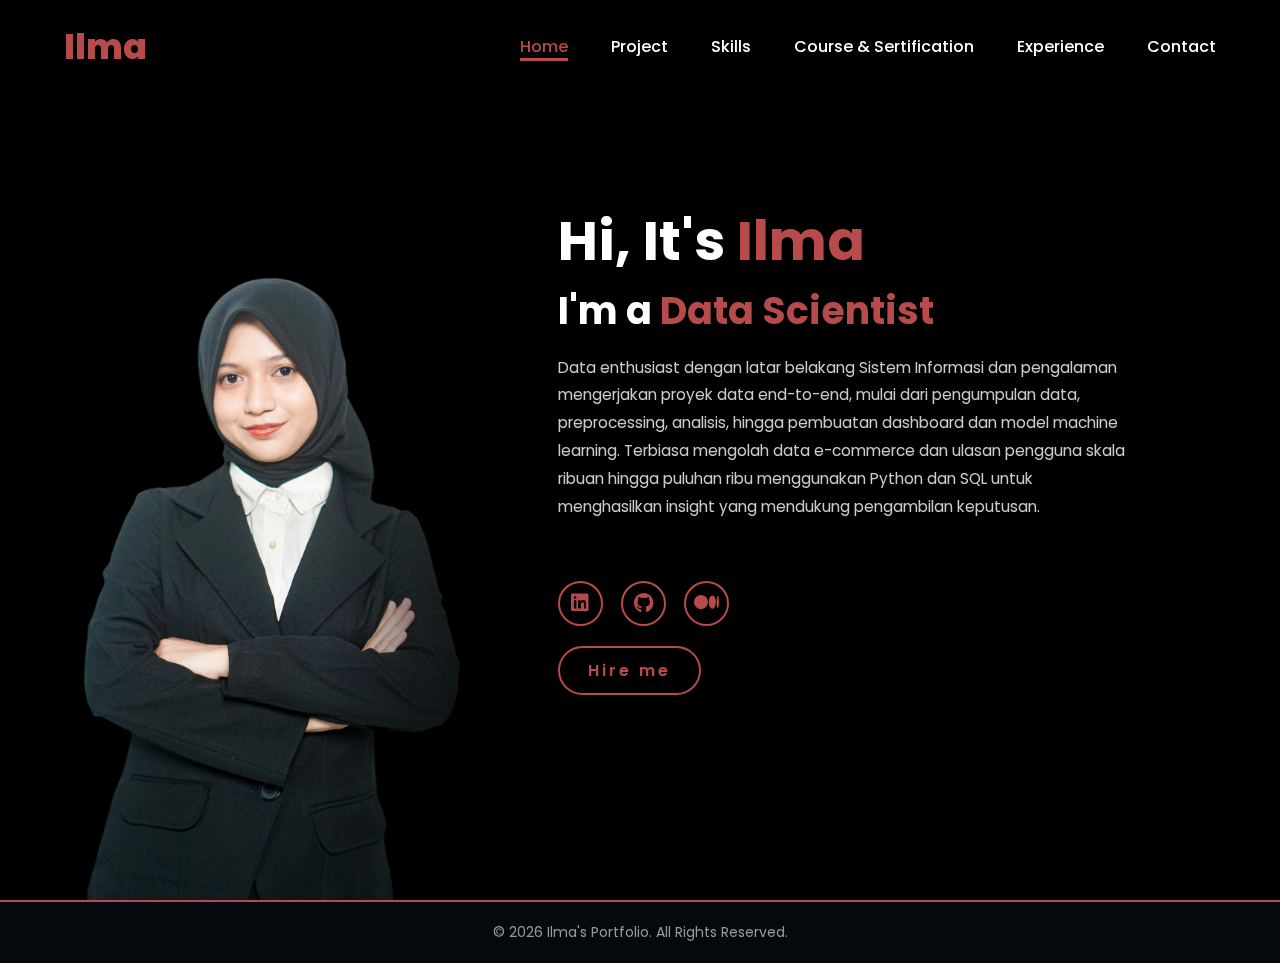
<file: index.html>
<!DOCTYPE html>
<html lang="en">
<head>
    <meta charset="UTF-8">
    <meta name="viewport" content="width=device-width, initial-scale=1.0">
    <link rel="stylesheet" href="https://cdnjs.cloudflare.com/ajax/libs/font-awesome/6.5.2/css/all.min.css">
    <link rel="stylesheet" href="style.css">
    <title>Ilma's Portfolio</title>
</head>
<body>
    <header>
        <a href="index.html" class="logo">Ilma</a>
        <nav>
            <a href="index.html" class="active">Home</a>
            <a href="project.html">Project</a>
            <a href="skills.html">Skills</a>
            <a href="course.html">Course & Sertification</a>
            <a href="experience.html">Experience</a>
            <a href="contact.html">Contact</a>
        </nav>
    </header>
    
    <section id="home" class="home">
        <div class="home-img">
            <img src="img/ilma2.png" alt="Ilma's Photo">
        </div>
        <div class="home-content">
            <h1>Hi, It's <span>Ilma</span></h1>
            <h3 class="typing-text">I'm a <span></span></h3>
            <p>
            Data enthusiast dengan latar belakang Sistem Informasi dan pengalaman mengerjakan proyek data end-to-end, mulai dari pengumpulan data,
            preprocessing, analisis, hingga pembuatan dashboard dan model machine learning.
            Terbiasa mengolah data e-commerce dan ulasan pengguna skala ribuan hingga puluhan ribu
            menggunakan Python dan SQL untuk menghasilkan insight yang mendukung pengambilan keputusan.
            </p>

            </p>

            <div class="social-icons">
                <a href="https://www.linkedin.com/in/ade-ilma-hasanah-a01027262"><i class="fa-brands fa-linkedin"></i></a>
                <a href="https://github.com/AdeIlma"><i class="fa-brands fa-github"></i></a>
                <a href="https://medium.com/@ilma21"><i class="fa-brands fa-medium"></i></a>
            </div>
            <a href="contact.html" class="btn">Hire me</a>
        </div>
    </section>
    
    <footer>
        <p>&copy; 2026 Ilma's Portfolio. All Rights Reserved.</p>
    </footer>
    
    <script src="script.js"></script>
</body>
</html>
</file>
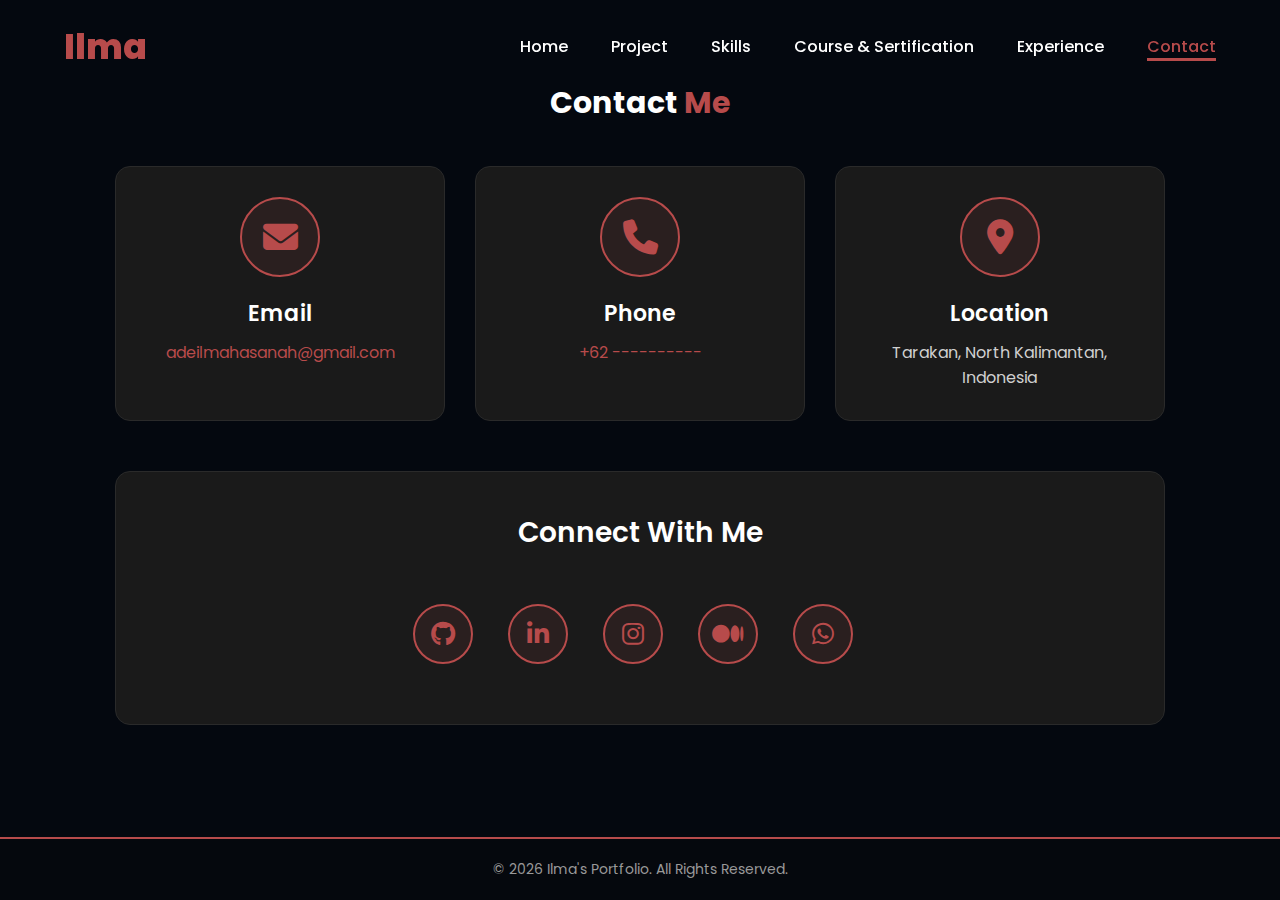
<file: contact.html>
<!DOCTYPE html>
<html lang="en">
<head>
    <meta charset="UTF-8">
    <meta name="viewport" content="width=device-width, initial-scale=1.0">
    <link rel="stylesheet" href="https://cdnjs.cloudflare.com/ajax/libs/font-awesome/6.5.2/css/all.min.css">
    <link rel="stylesheet" href="style.css">
    <title>Ilma's Portfolio - Contact</title>
</head>
<body>
    <header>
        <a href="index.html" class="logo">Ilma</a>
        <nav>
            <a href="index.html">Home</a>
            <a href="project.html">Project</a>
            <a href="skills.html">Skills</a>
            <a href="course.html">Course & Sertification</a>
            <a href="experience.html">Experience</a>
            <a href="contact.html" class="active">Contact</a>
        </nav>
    </header>

    <section id="contact" class="contact">
        <div class="contact-container">
            <h2 class="heading">Contact <span>Me</span></h2>

            <div class="contact-info-grid">
                <div class="contact-card">
                    <div class="contact-icon">
                        <i class="fas fa-envelope"></i>
                    </div>
                    <h3>Email</h3>
                    <p><a href="mailto:adeilmahasanah@gmail.com">adeilmahasanah@gmail.com</a></p>
                </div>

                <div class="contact-card">
                    <div class="contact-icon">
                        <i class="fas fa-phone"></i>
                    </div>
                    <h3>Phone</h3>
                    <p><a href="tel:+62 ----------">+62 ----------</a></p>
                </div>

                <div class="contact-card">
                    <div class="contact-icon">
                        <i class="fas fa-map-marker-alt"></i>
                    </div>
                    <h3>Location</h3>
                    <p>Tarakan, North Kalimantan, Indonesia</p>
                </div>
            </div>

            <div class="social-media-section">
                <h3 class="social-title">Connect With Me</h3>
                <div class="social-icons">
                    <a href="https://github.com/AdeIlma" target="_blank" title="GitHub">
                        <i class="fab fa-github"></i>
                    </a>
                    <a href="https://www.linkedin.com/in/ade-ilma-hasanah-a01027262" target="_blank" title="LinkedIn">
                        <i class="fab fa-linkedin-in"></i>
                    </a>
                    <a href="https://instagram.com/ilma" target="_blank" title="Instagram">
                        <i class="fab fa-instagram"></i>
                    </a>
                    <a href="https://medium.com/@ilma21" target="_blank" title="medium">
                        <i class="fab fa-medium"></i>
                    </a>
                    <a href="https://wa.me/6285256593709" target="_blank" title="WhatsApp">
                        <i class="fab fa-whatsapp"></i>
                    </a>
                </div>
            </div>
        </div>
    </section>

    <footer>
        <p>&copy; 2026 Ilma's Portfolio. All Rights Reserved.</p>
    </footer>

    <script src="script.js"></script>
</body>
</html>
</file>
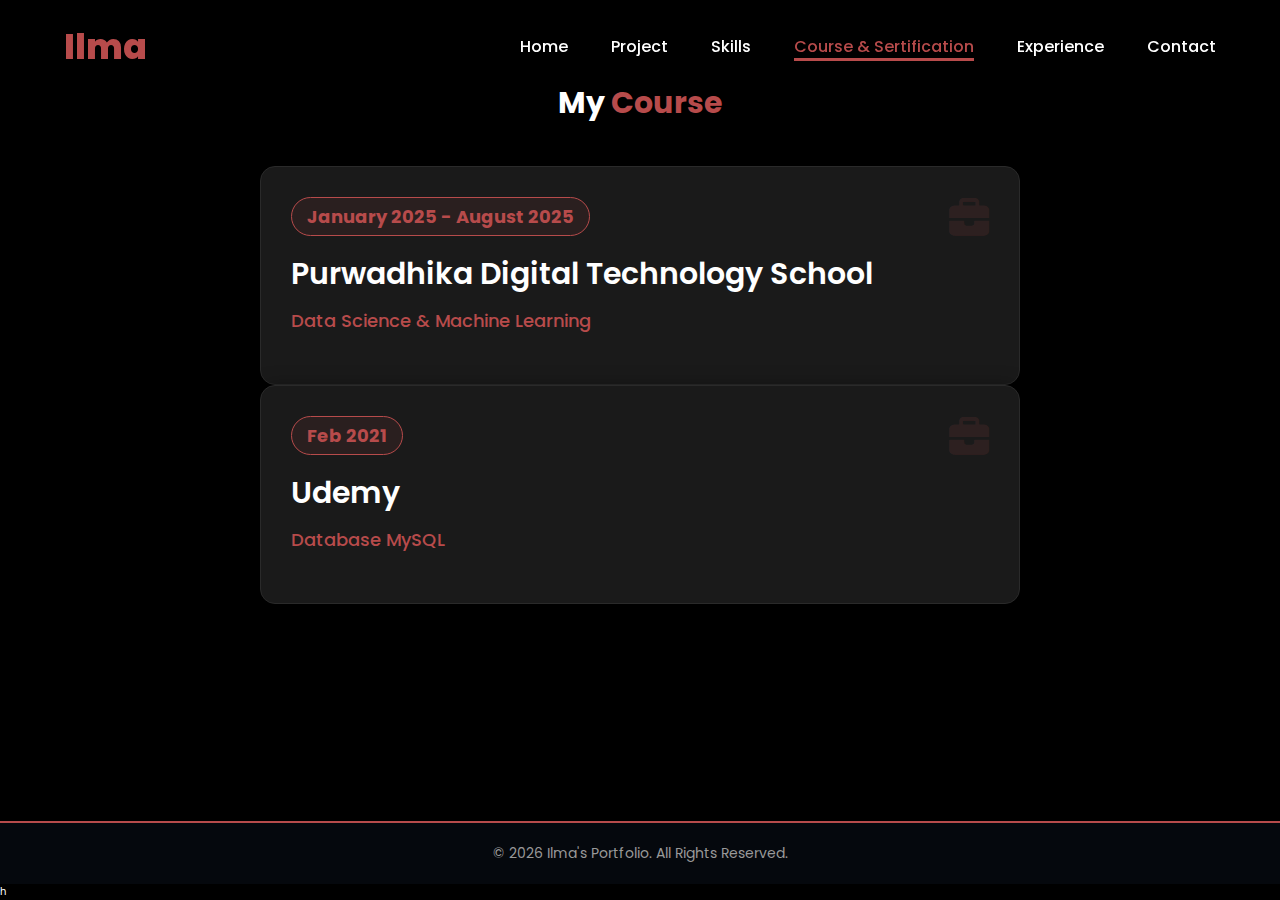
<file: course.html>
<!DOCTYPE html>
<html lang="en">
<head>
    <meta charset="UTF-8">
    <meta name="viewport" content="width=device-width, initial-scale=1.0">
    <link rel="stylesheet" href="https://cdnjs.cloudflare.com/ajax/libs/font-awesome/6.5.2/css/all.min.css">
    <link rel="stylesheet" href="style.css">
    <title>Ilma's Portfolio - Education</title>
</head>
<body>
    <header>
        <a href="index.html" class="logo">Ilma</a>
        <nav>
            <a href="index.html">Home</a>
            <a href="project.html">Project</a>
            <a href="skills.html">Skills</a>
            <a href="course.html" class="active">Course & Sertification</a>
            <a href="experience.html">Experience</a>
            <a href="contact.html">Contact</a>
        </nav>
    </header>
    
    <section id="education" class="education">
        <h2 class="heading">My <span>Course</span></h2>
        <div class="timeline">
            <div class="timeline-item">
                <div class="timeline-date">January 2025 - August 2025</div>
                <div class="timeline-content">
                    <h3>Purwadhika Digital Technology School</h3> 
                    <p>Data Science & Machine Learning</p> 
                </div>
            </div>
            <div class="timeline-item">
                <div class="timeline-date">Feb 2021</div>
                <div class="timeline-content">
                    <h3>Udemy</h3>
                    <p>Database MySQL</p>
                </div>
            </div>
        </div>
    </section>
    
    <footer>
        <p>&copy; 2026 Ilma's Portfolio. All Rights Reserved.</p>
    </footer>
    
    <script src="script.js"></script>
</body>
</html>h
</file>
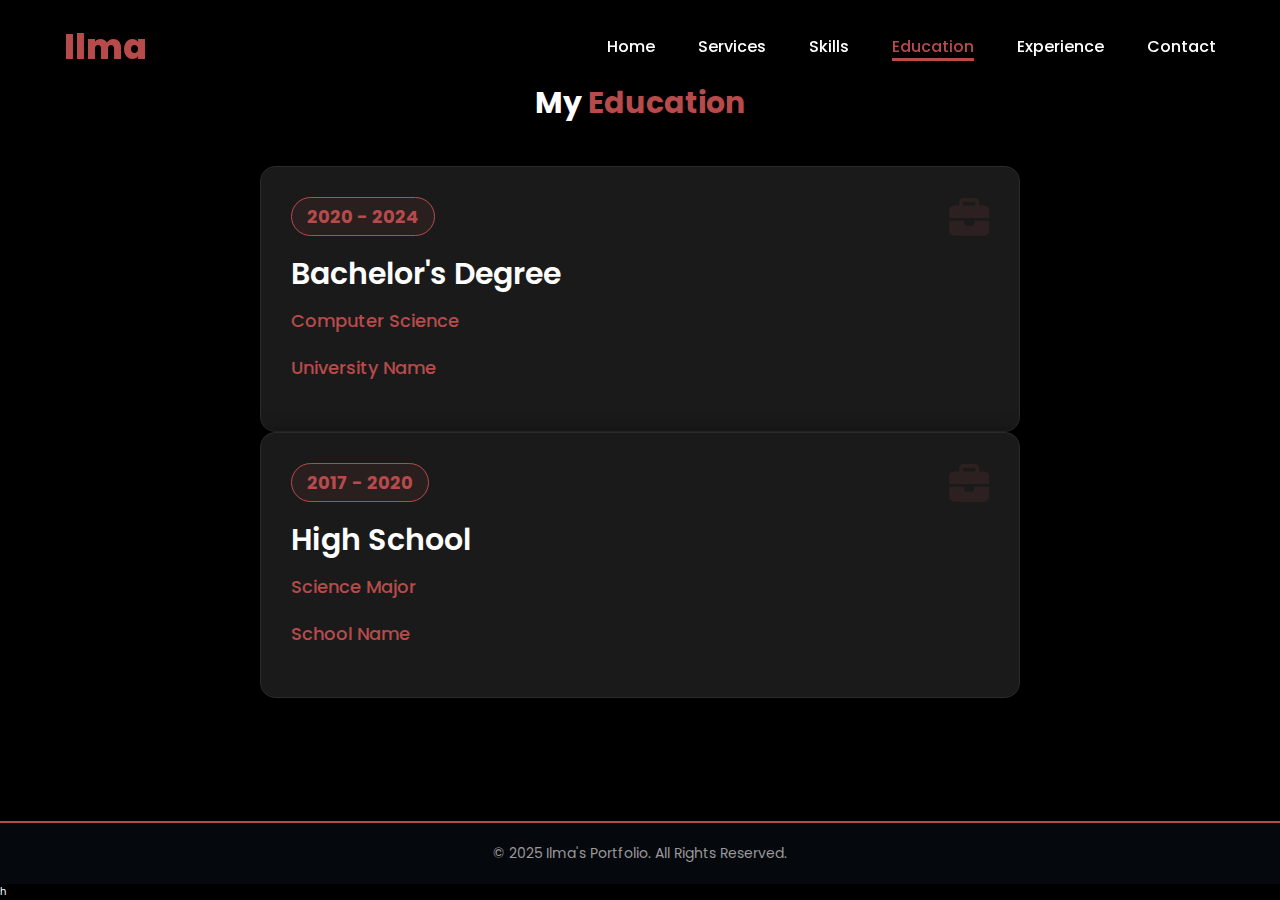
<file: education.html>
<!DOCTYPE html>
<html lang="en">
<head>
    <meta charset="UTF-8">
    <meta name="viewport" content="width=device-width, initial-scale=1.0">
    <link rel="stylesheet" href="https://cdnjs.cloudflare.com/ajax/libs/font-awesome/6.5.2/css/all.min.css">
    <link rel="stylesheet" href="style.css">
    <title>Ilma's Portfolio - Education</title>
</head>
<body>
    <header>
        <a href="index.html" class="logo">Ilma</a>
        <nav>
            <a href="index.html">Home</a>
            <a href="services.html">Services</a>
            <a href="skills.html">Skills</a>
            <a href="education.html" class="active">Education</a>
            <a href="experience.html">Experience</a>
            <a href="contact.html">Contact</a>
        </nav>
    </header>
    
    <section id="education" class="education">
        <h2 class="heading">My <span>Education</span></h2>
        <div class="timeline">
            <div class="timeline-item">
                <div class="timeline-date">2020 - 2024</div>
                <div class="timeline-content">
                    <h3>Bachelor's Degree</h3>
                    <p>Computer Science</p>
                    <p>University Name</p>
                </div>
            </div>
            <div class="timeline-item">
                <div class="timeline-date">2017 - 2020</div>
                <div class="timeline-content">
                    <h3>High School</h3>
                    <p>Science Major</p>
                    <p>School Name</p>
                </div>
            </div>
        </div>
    </section>
    
    <footer>
        <p>&copy; 2025 Ilma's Portfolio. All Rights Reserved.</p>
    </footer>
    
    <script src="script.js"></script>
</body>
</html>h
</file>
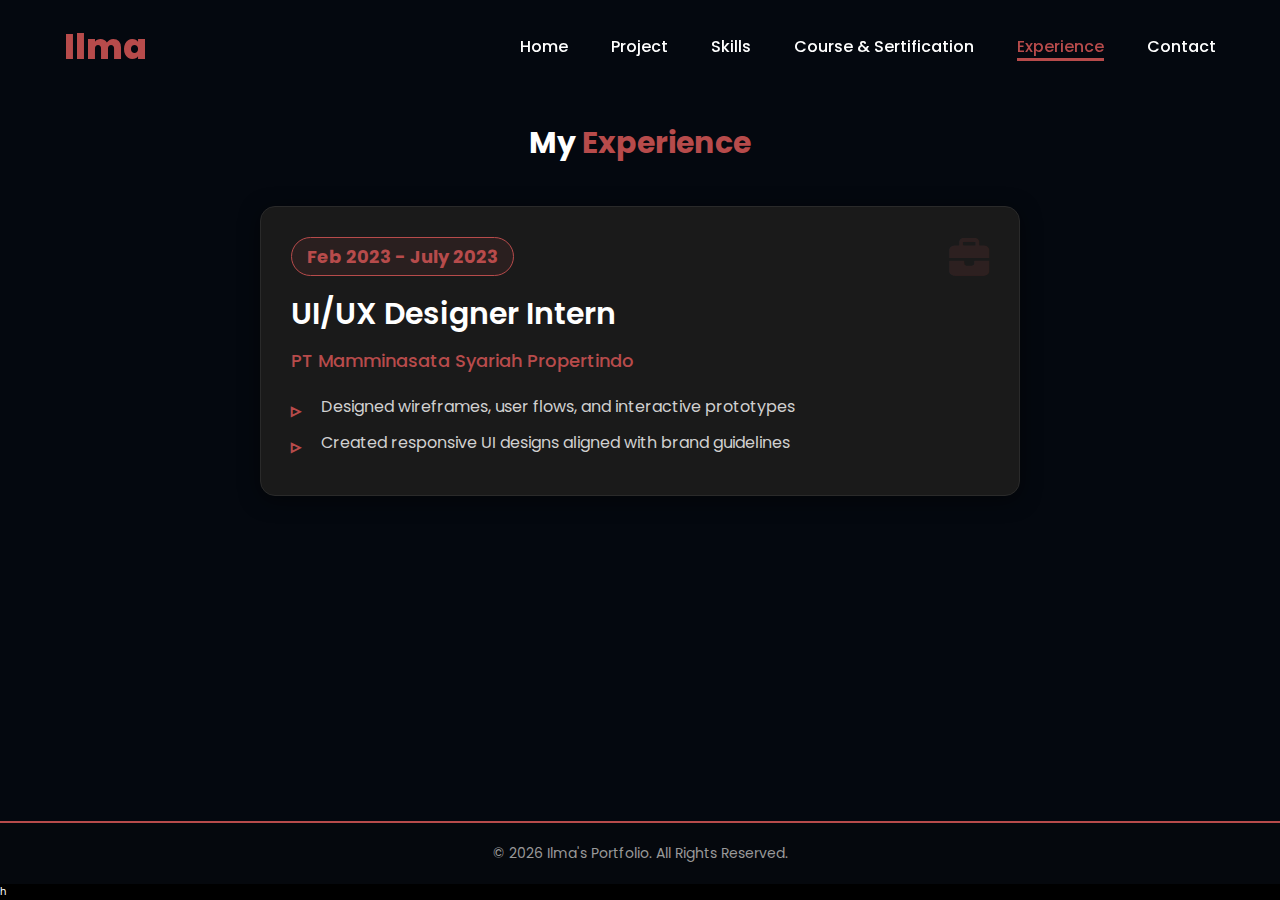
<file: experience.html>
<!DOCTYPE html>
<html lang="en">
<head>
    <meta charset="UTF-8">
    <meta name="viewport" content="width=device-width, initial-scale=1.0">
    <link rel="stylesheet" href="https://cdnjs.cloudflare.com/ajax/libs/font-awesome/6.5.2/css/all.min.css">
    <link rel="stylesheet" href="style.css">
    <title>Ilma's Portfolio - Experience</title>
</head>
<body>
    <header>
        <a href="index.html" class="logo">Ilma</a>
        <nav>
            <a href="index.html">Home</a>
            <a href="project.html">Project</a>
            <a href="skills.html">Skills</a>
            <a href="course.html">Course & Sertification</a>
            <a href="experience.html" class="active">Experience</a>
            <a href="contact.html">Contact</a>
        </nav>
    </header>
    
   <section id="experience" class="experience">
        <h2 class="heading">My <span>Experience</span></h2>
        <div class="timeline">
            <div class="timeline-item">
                <div class="timeline-date"> Feb 2023 - July 2023</div>
                <div class="timeline-content">
                    <h3>UI/UX Designer Intern</h3>
                    <p>PT Mamminasata Syariah Propertindo</p>
                    <ul>
                        <li>Designed wireframes, user flows, and interactive prototypes</li>
                        <li>Created responsive UI designs aligned with brand guidelines</li>
                    </ul>
                </div>
            </div>
        </div>
    </section>

    <footer>
        <p>&copy; 2026 Ilma's Portfolio. All Rights Reserved.</p>
    </footer>
    
    <script src="script.js"></script>
</body>
</html>h
</file>
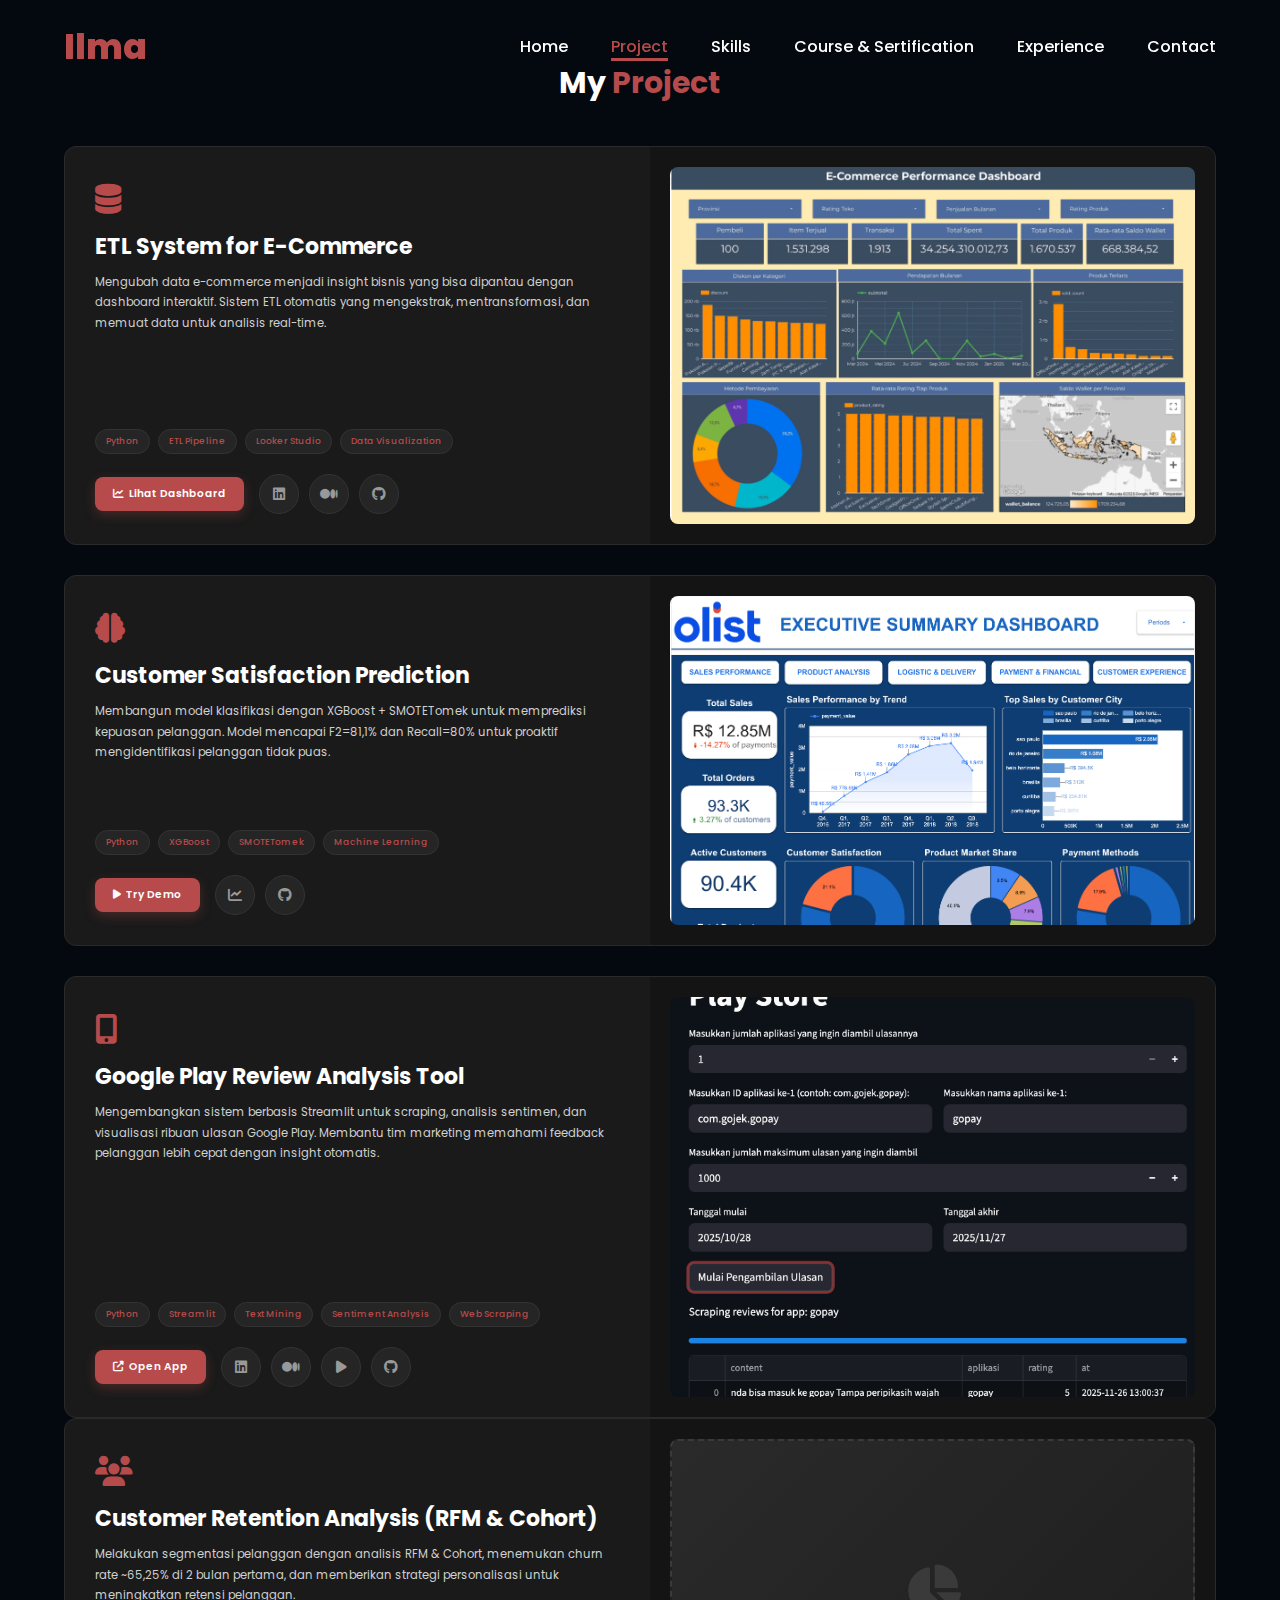
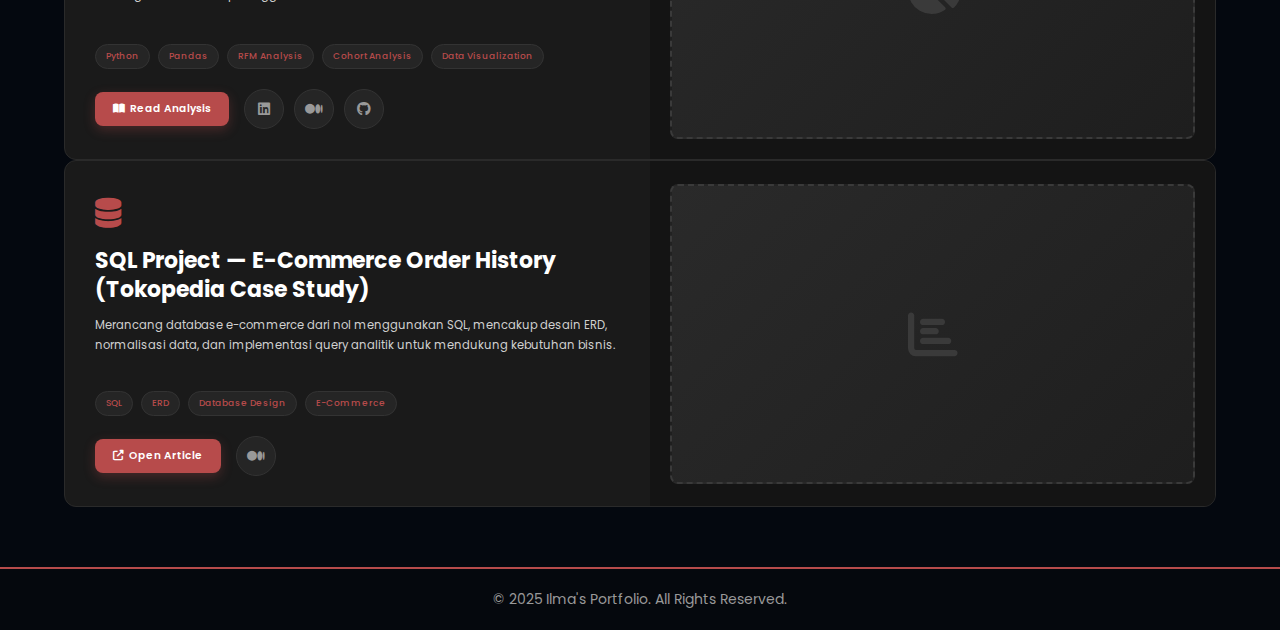
<file: project.html>
<!DOCTYPE html>
<html lang="en">
<head>
  <meta charset="UTF-8">
  <meta name="viewport" content="width=device-width, initial-scale=1.0">
  <link rel="stylesheet" href="https://cdnjs.cloudflare.com/ajax/libs/font-awesome/6.5.2/css/all.min.css">
  <link rel="stylesheet" href="style.css">
  <title>Ilma's Portfolio - Project</title>
</head>
<body>
  <!-- Header -->
  <header>
    <a href="index.html" class="logo">Ilma</a>
    <nav>
      <a href="index.html">Home</a>
      <a href="project.html" class="active">Project</a>
      <a href="skills.html">Skills</a>
      <a href="course.html">Course & Sertification</a>
      <a href="experience.html">Experience</a>
      <a href="contact.html">Contact</a>
    </nav>
  </header>

  <!-- Project Section -->
  <section id="project" class="project">
    <h2 class="heading">My <span>Project</span></h2>
    <div class="project-container">

      <!-- Project 1: ETL System -->
      <div class="project-card">
        <div class="project-content">
          <div class="project-header">
            <div class="project-icon">
              <i class="fas fa-database"></i>
            </div>
            <h3 class="project-title">ETL System for E-Commerce</h3>
            <p class="project-description">
              Mengubah data e-commerce menjadi insight bisnis yang bisa dipantau dengan dashboard interaktif. Sistem ETL otomatis yang mengekstrak, mentransformasi, dan memuat data untuk analisis real-time.
            </p>
          </div>
          
          <div>
            <ul class="project-tags">
              <li>Python</li>
              <li>ETL Pipeline</li>
              <li>Looker Studio</li>
              <li>Data Visualization</li>
            </ul>
            
            <div class="project-footer">
              <a href="https://lookerstudio.google.com/reporting/3a487f3c-8b7e-46d0-a596-6136dbd6371e" target="_blank" class="btn-primary">
                <i class="fas fa-chart-line"></i> Lihat Dashboard
              </a>
              <div class="project-links">
                <a href="https://www.linkedin.com/posts/ade-ilma-hasanah-a01027262_dataengineering-etl-python-activity-7322257239224762369-0d0u?utm_source=share&utm_medium=member_desktop&rcm=ACoAAEBuduEBbVgfN6BQBlmuj-PvijlyyP8IwWU" target="_blank" title="LinkedIn Article"><i class="fab fa-linkedin"></i></a>
                <a href="https://medium.com/@ilma21/membangun-etl-untuk-database-e-commerce-dari-data-dummy-ke-data-warehouse-9a6a609ee682" target="_blank" title="Medium Article"><i class="fab fa-medium"></i></a>
                <a href="https://github.com/AdeIlma/data_dummy_ecommerce/tree/main" target="_blank" title="GitHub Repository"><i class="fab fa-github"></i></a>
              </div>
            </div>
          </div>
        </div>
        
        <div class="project-visual">
          <img src="img/dashboard-etl.png" alt="ETL Dashboard Screenshot" onerror="this.style.display='none'; this.parentElement.innerHTML='<div class=\'project-placeholder\'><i class=\'fas fa-chart-bar\'></i></div>'">
        </div>
      </div>

      <!-- Project 2: Customer Satisfaction -->
      <div class="project-card">
        <div class="project-content">
          <div class="project-header">
            <div class="project-icon">
              <i class="fas fa-brain"></i>
            </div>
            <h3 class="project-title">Customer Satisfaction Prediction</h3>
            <p class="project-description">
              Membangun model klasifikasi dengan XGBoost + SMOTETomek untuk memprediksi kepuasan pelanggan. Model mencapai F2=81,1% dan Recall=80% untuk proaktif mengidentifikasi pelanggan tidak puas.
            </p>
          </div>
          
          <div>
            <ul class="project-tags">
              <li>Python</li>
              <li>XGBoost</li>
              <li>SMOTETomek</li>
              <li>Machine Learning</li>
            </ul>
            
            <div class="project-footer">
              <a href="https://app-satisfaction-prediction-feature-importance.streamlit.app/" target="_blank" class="btn-primary">
                <i class="fas fa-play"></i> Try Demo
              </a>
              <div class="project-links">
                <a href="https://lookerstudio.google.com/reporting/6f07c186-b1d4-431a-a1d2-bd1cdaeed73d" target="_blank" title="Dashboard"><i class="fas fa-chart-line"></i></a>
                <a href="https://github.com/PurwadhikaDev/BetaGroup_JC_DS_FT_Jogja_06_FinalProject?tab=readme-ov-file" target="_blank" title="GitHub Repository"><i class="fab fa-github"></i></a>
              </div>
            </div>
          </div>
        </div>
        
        <div class="project-visual">
          <img src="img/dashboard-satisfaction.png" alt="Satisfaction Dashboard Screenshot" onerror="this.style.display='none'; this.parentElement.innerHTML='<div class=\'project-placeholder\'><i class=\'fas fa-chart-bar\'></i></div>'">
        </div>
      </div>

      <!-- Project 3: Google Play Review -->
      <div class="project-card">
        <div class="project-content">
          <div class="project-header">
            <div class="project-icon">
              <i class="fas fa-mobile-alt"></i>
            </div>
            <h3 class="project-title">Google Play Review Analysis Tool</h3>
            <p class="project-description">
              Mengembangkan sistem berbasis Streamlit untuk scraping, analisis sentimen, dan visualisasi ribuan ulasan Google Play. Membantu tim marketing memahami feedback pelanggan lebih cepat dengan insight otomatis.
            </p>
          </div>
          
          <div>
            <ul class="project-tags">
              <li>Python</li>
              <li>Streamlit</li>
              <li>Text Mining</li>
              <li>Sentiment Analysis</li>
              <li>Web Scraping</li>
            </ul>
            
            <div class="project-footer">
              <a href="https://scraping-app-play-ilma.streamlit.app/" target="_blank" class="btn-primary">
                <i class="fas fa-external-link-alt"></i> Open App
              </a>
              <div class="project-links">
                <a href="https://www.linkedin.com/posts/ade-ilma-hasanah-a01027262_python-webscraping-googleplay-activity-7299392319026302976-CRYb?utm_source=share&utm_medium=member_desktop&rcm=ACoAAEBuduEBbVgfN6BQBlmuj-PvijlyyP8IwWU" target="_blank" title="LinkedIn Article"><i class="fab fa-linkedin"></i></a>
                <a href="https://medium.com/@ilma21/scraping-ulasan-aplikasi-google-play-store-dengan-python-dan-streamlit-67995c07b089" target="_blank" title="Medium Article"><i class="fab fa-medium"></i></a>
                <a href="https://scraping-app-play-ilma.streamlit.app/" target="_blank" title="Streamlit App"><i class="fas fa-play"></i></a>
                <a href="https://github.com/AdeIlma/scraping-google-play" target="_blank" title="GitHub Repository"><i class="fab fa-github"></i></a>
              </div>
            </div>
          </div>
        </div>
        
        <div class="project-visual">
          <img src="img/scraping-googleplay.png" alt="website scraping Screenshot" onerror="this.style.display='none'; this.parentElement.innerHTML='<div class=\'project-placeholder\'><i class=\'fas fa-chart-bar\'></i></div>'">
        </div>
      </div>
      </div>

      <!-- Project 4: Customer Retention -->
      <div class="project-card">
        <div class="project-content">
          <div class="project-header">
            <div class="project-icon">
              <i class="fas fa-users"></i>
            </div>
            <h3 class="project-title">Customer Retention Analysis (RFM & Cohort)</h3>
            <p class="project-description">
              Melakukan segmentasi pelanggan dengan analisis RFM & Cohort, menemukan churn rate ~65,25% di 2 bulan pertama, dan memberikan strategi personalisasi untuk meningkatkan retensi pelanggan.
            </p>
          </div>
          
          <div>
            <ul class="project-tags">
              <li>Python</li>
              <li>Pandas</li>
              <li>RFM Analysis</li>
              <li>Cohort Analysis</li>
              <li>Data Visualization</li>
            </ul>
            
            <div class="project-footer">
              <a href="https://medium.com/@ilma21/meningkatkan-retensi-pelanggan-dengan-analisis-rfm-dan-cohort-panduan-lengkap-untuk-bisnis-fedea4cadb0b" target="_blank" class="btn-primary">
                <i class="fas fa-book-open"></i> Read Analysis
              </a>
              <div class="project-links">
                <a href="https://www.linkedin.com/posts/ade-ilma-hasanah-a01027262_analisis-rfm-cohort-activity-7306259328372457472-7Yay?utm_source=share&utm_medium=member_desktop&rcm=ACoAAEBuduEBbVgfN6BQBlmuj-PvijlyyP8IwWU" target="_blank" title="LinkedIn Article"><i class="fab fa-linkedin"></i></a>
                <a href="https://medium.com/@ilma21/meningkatkan-retensi-pelanggan-dengan-analisis-rfm-dan-cohort-panduan-lengkap-untuk-bisnis-fedea4cadb0b" target="_blank" title="Medium Article"><i class="fab fa-medium"></i></a>
                <a href="https://github.com/AdeIlma/rfm-cohort-analysis" target="_blank" title="GitHub Repository"><i class="fab fa-github"></i></a>
              </div>
            </div>
          </div>
        </div>

        <div class="project-visual">
          <div class="project-placeholder">
            <i class="fas fa-chart-pie"></i>
          </div>
        </div>
      </div>

     <!-- Project 5: SQL -->
      <div class="project-card">
        <div class="project-content">
          <div class="project-header">
            <div class="project-icon">
              <i class="fas fa-database"></i>
            </div>
            <h3 class="project-title">SQL Project — E-Commerce Order History (Tokopedia Case Study)</h3>
            <p class="project-description">
              Merancang database e-commerce dari nol menggunakan SQL, mencakup desain ERD, normalisasi data, dan implementasi query analitik untuk mendukung kebutuhan bisnis.
            </p>
          </div>
          
          <div>
            <ul class="project-tags">
              <li>SQL</li>
              <li>ERD</li>
              <li>Database Design</li>
              <li>E-Commerce</li>
            </ul>
            
            <div class="project-footer">
              <a href="https://medium.com/@ilma21/proyek-sql-dari-nol-studi-kasus-tokopedia-order-history-0720d4ab6934" target="_blank" class="btn-primary">
                <i class="fas fa-external-link-alt"></i> Open Article
              </a>
              <div class="project-links">
                <a href="https://medium.com/@ilma21/proyek-sql-dari-nol-studi-kasus-tokopedia-order-history-0720d4ab6934" target="_blank" title="Medium Article"><i class="fab fa-medium"></i></a>
              </div>
            </div>
          </div>
        </div>
        
        <div class="project-visual">
          <img src="" alt="" onerror="this.style.display='none'; this.parentElement.innerHTML='<div class=\'project-placeholder\'><i class=\'fas fa-chart-bar\'></i></div>'">
        </div>
      </div>
      </div>
    
    </div>
  </section>

<footer>
        <p>&copy; 2025 Ilma's Portfolio. All Rights Reserved.</p>
</footer>

  <script src="script.js"></script>
</body>
</html>
</file>
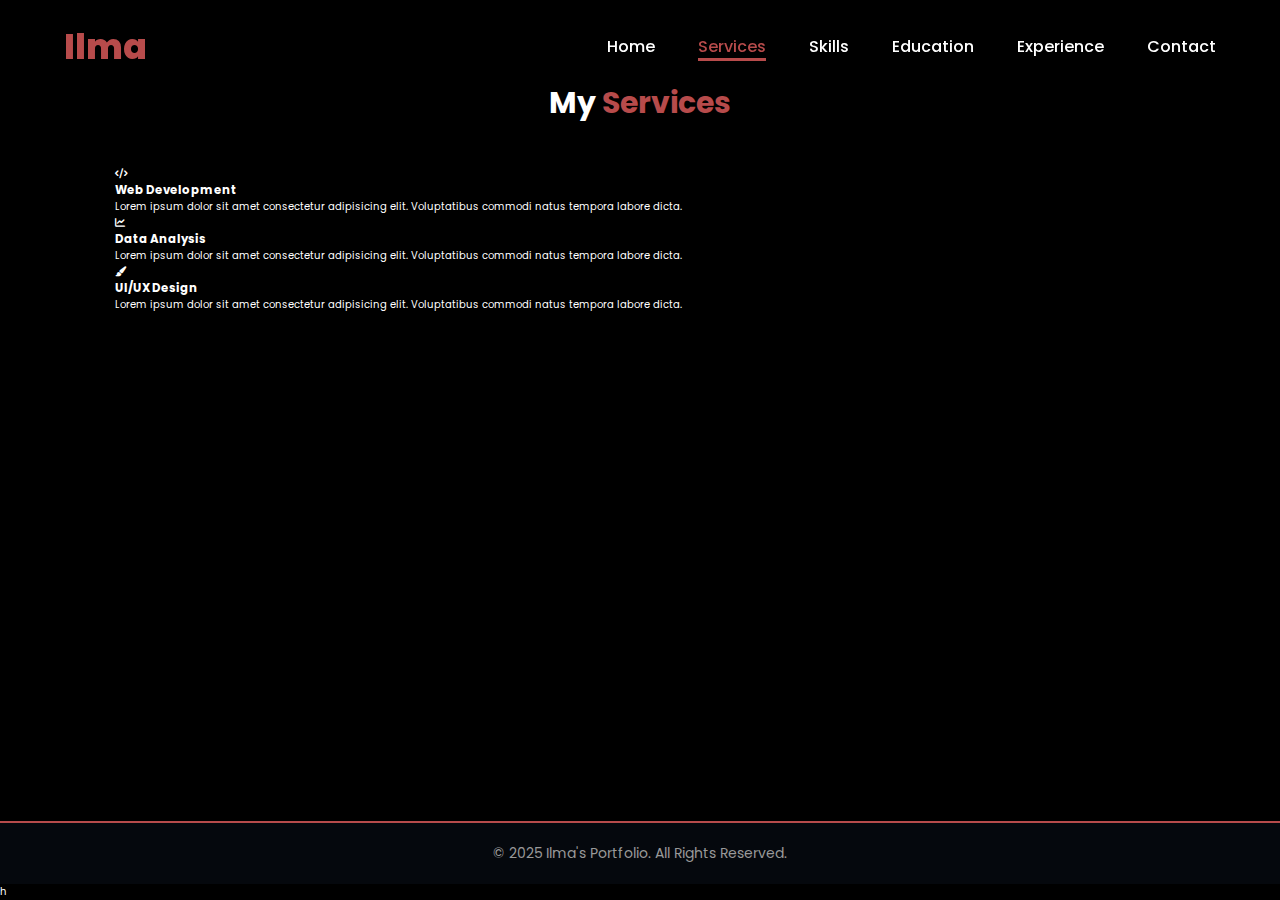
<file: services.html>
<!DOCTYPE html>
<html lang="en">
<head>
    <meta charset="UTF-8">
    <meta name="viewport" content="width=device-width, initial-scale=1.0">
    <link rel="stylesheet" href="https://cdnjs.cloudflare.com/ajax/libs/font-awesome/6.5.2/css/all.min.css">
    <link rel="stylesheet" href="style.css">
    <title>Ilma's Portfolio - Services</title>
</head>
<body>
    <header>
        <a href="index.html" class="logo">Ilma</a>
        <nav>
            <a href="index.html">Home</a>
            <a href="services.html" class="active">Services</a>
            <a href="skills.html">Skills</a>
            <a href="education.html">Education</a>
            <a href="experience.html">Experience</a>
            <a href="contact.html">Contact</a>
        </nav>
    </header>
    
    <section id="services" class="services">
        <h2 class="heading">My <span>Services</span></h2>
        <div class="services-container">
            <div class="service-box">
                <i class="fas fa-code"></i>
                <h3>Web Development</h3>
                <p>Lorem ipsum dolor sit amet consectetur adipisicing elit. Voluptatibus commodi natus tempora labore dicta.</p>
            </div>
            <div class="service-box">
                <i class="fas fa-chart-line"></i>
                <h3>Data Analysis</h3>
                <p>Lorem ipsum dolor sit amet consectetur adipisicing elit. Voluptatibus commodi natus tempora labore dicta.</p>
            </div>
            <div class="service-box">
                <i class="fas fa-paint-brush"></i>
                <h3>UI/UX Design</h3>
                <p>Lorem ipsum dolor sit amet consectetur adipisicing elit. Voluptatibus commodi natus tempora labore dicta.</p>
            </div>
        </div>
    </section>
    
    <footer>
        <p>&copy; 2025 Ilma's Portfolio. All Rights Reserved.</p>
    </footer>
    
    <script src="script.js"></script>
</body>
</html>h
</file>
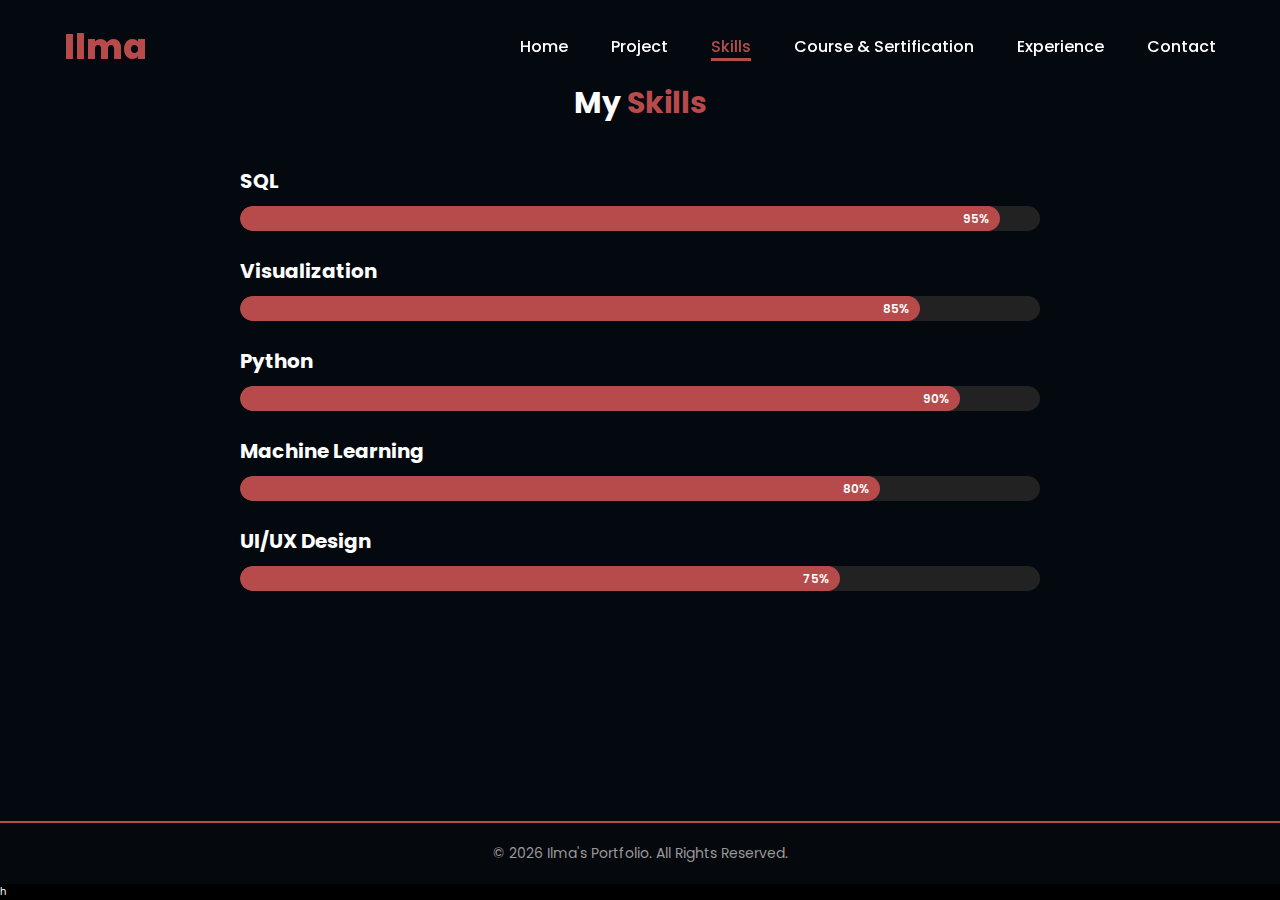
<file: skills.html>
<!DOCTYPE html>
<html lang="en">
<head>
    <meta charset="UTF-8">
    <meta name="viewport" content="width=device-width, initial-scale=1.0">
    <link rel="stylesheet" href="https://cdnjs.cloudflare.com/ajax/libs/font-awesome/6.5.2/css/all.min.css">
    <link rel="stylesheet" href="style.css">
    <title>Ilma's Portfolio - Skills</title>
</head>
<body>
    <header>
        <a href="index.html" class="logo">Ilma</a>
        <nav>
            <a href="index.html">Home</a>
            <a href="project.html">Project</a>
            <a href="skills.html" class="active">Skills</a>
            <a href="course.html">Course & Sertification</a>
            <a href="experience.html">Experience</a>
            <a href="contact.html">Contact</a>
        </nav>
    </header>
    
    <section id="skills" class="skills">
        <h2 class="heading">My <span>Skills</span></h2>
        <div class="skills-container">
            <div class="skill-item">
                <h3>SQL</h3>
                <div class="progress-bar">
                    <div class="progress" style="width: 95%">95%</div>
                </div>
            </div>
            <div class="skill-item">
                <h3>Visualization</h3>
                <div class="progress-bar">
                    <div class="progress" style="width: 85%">85%</div>
                </div>
            </div>
            <div class="skill-item">
                <h3>Python</h3>
                <div class="progress-bar">
                    <div class="progress" style="width: 90%">90%</div>
                </div>
            </div>
            <div class="skill-item">
                <h3>Machine Learning</h3>
                <div class="progress-bar">
                    <div class="progress" style="width: 80%">80%</div>
                </div>
            </div>
            <div class="skill-item">
                <h3>UI/UX Design</h3>
                <div class="progress-bar">
                    <div class="progress" style="width: 75%">75%</div>
                </div>
            </div>
        </div>
    </section>
    
    <footer>
        <p>&copy; 2026 Ilma's Portfolio. All Rights Reserved.</p>
    </footer>
    
    <script src="script.js"></script>
</body>
</html>h
</file>
<file: style.css>
@import url('https://fonts.googleapis.com/css2?family=Poppins:wght@100;200;300;400;500;600;700;800&display=swap');

*{
    margin: 0;
    padding: 0;
    box-sizing: border-box;
    text-decoration: none;
    border: none;
    outline: none;
    font-family: 'Poppins', sans-serif;
}

html{
    font-size: 62.5%;
}

body{
    width: 100%;
    overflow-x: hidden;
    background: #000000;
    color: white;
    display: flex;
    flex-direction: column;
    min-height: 100vh;
    margin: 0;
}

/* ======== HEADER ======== */
header{
    position: fixed;
    top: 0;
    left: 0;
    width: 100%;
    padding: 2rem 5%;
    background-color: transparent;
    display: flex;
    justify-content: space-between;
    align-items: center;
    z-index: 100;
}

.logo{
    font-size: 3.5rem;
    color: #b74b4b;
    font-weight: 800;
    cursor: pointer;
    transition: 0.5s ease;
}

.logo:hover{
    transform: scale(1.1);
}

nav a{
    font-size: 1.6rem;
    color: white;
    margin-left: 4rem;
    font-weight: 500;
    transition: 0.3s ease;
    border-bottom: 3px solid transparent;
}

nav a:hover,
nav a.active{
    color: #b74b4b;
    border-bottom: 3px solid #b74b4b;
}

@media(max-width:995px){
    nav{
        position: absolute;
        display: none;
        top: 0;
        right: 0;
        width: 40%;
        border-left: 3px solid #b74b4b;
        border-bottom: 3px solid #b74b4b;
        border-bottom-left-radius: 2rem;
        padding: 1rem;
        background-color: #161616;
    }

    nav.active{
        display: block;
    }

    nav a{
        display: block;
        font-size: 2rem;
        margin: 3rem 0;
    }

    nav a:hover,
    nav a.active{
        padding: 1rem;
        border-radius: 0.5rem;
        border-bottom: 0.5rem solid #b74b4b;
    }
}

/* ======== HOME SECTION ======== */
.home {
    min-height: 100vh;
    display: flex;
    flex-direction: row;
    justify-content: flex-start;
    align-items: stretch;
    padding: 0;
    background: transparent;
    position: relative;
    overflow: hidden;
}

/* ---- FOTO (kiri) ---- */
.home-img {
    flex-shrink: 0;
    position: relative;
    width: 42%;
    min-width: 320px;
    height: 100vh;
    overflow: hidden;
    background: #000000;
}

.home-img img {
    position: absolute;
    bottom: 0;
    left: 50%;
    transform: translateX(-50%);
    width: 90%;
    height: 100%;
    object-fit: contain;
    object-position: bottom center;
    display: block;
    z-index: 1;
    mix-blend-mode: lighten;
}

/* Overlay: hanya fade kanan agar menyambung ke konten */
.home-img::after {
    content: '';
    position: absolute;
    inset: 0;
    background: linear-gradient(to right, transparent 60%, #000000 100%);
    pointer-events: none;
    z-index: 2;
}

/* ---- KONTEN TEKS (kanan) ---- */
.home-content {
    flex: 1;
    z-index: 2;
    padding: 0 6% 0 2rem;
    display: flex;
    flex-direction: column;
    justify-content: center;
    min-height: 100vh;
    background: transparent;
}

.home-content h1{
    font-size: 5.5rem;
    font-weight: 700;
    line-height: 1.3;
    margin-bottom: 0.5rem;
}

span{
    color: #b74b4b;
}

.home-content h3{
    font-size: 3.8rem;
    margin-bottom: 1.5rem;
    font-weight: 700;
}

.home-content p{
    font-size: 1.55rem;
    color: #ccc;
    line-height: 1.8;
    max-width: 580px;
    margin-bottom: 2rem;
}

/* ---- TYPING ANIMATION ---- */
.typing-text{
    font-size: 3.4rem;
    font-weight: 700;
    min-width: 280px;
    margin-bottom: 1rem;
}

.typing-text span{
    position: relative;
    color: #b74b4b;
}

.typing-text span::before{
    content: "Data Scientist";
    color: #b74b4b;
    animation: words 20s infinite;
}

.typing-text span::after{
    content: "";
    background-color: transparent;
    position: absolute;
    width: 3px;
    height: 100%;
    border-left: 3px solid transparent;
    right: -6px;
    top: 0;
    animation: cursor 0.6s infinite;
}

@keyframes cursor{
    0%  { border-left-color: transparent; }
    50% { border-left-color: #b74b4b; }
    100%{ border-left-color: transparent; }
}

@keyframes words{
    0%,  20%{ content: "Data Scientist"; }
    21%, 40%{ content: "Data Analyst"; }
    41%, 60%{ content: "Data Engineer"; }
    61%, 80%{ content: "Data Visualization"; }
    81%,100%{ content: "Machine Learning"; }
}

/* ---- SOCIAL ICONS ---- */
.social-icons a{
    display: inline-flex;
    justify-content: center;
    align-items: center;
    width: 4.5rem;
    height: 4.5rem;
    background-color: transparent;
    border: 0.2rem solid #b74b4b;
    font-size: 2rem;
    border-radius: 50%;
    margin: 2rem 1.5rem 2rem 0;
    transition: 0.3s ease;
    color: #b74b4b;
}

.social-icons a:hover{
    color: #111;
    transform: scale(1.3) translateY(-5px);
    background-color: #b74b4b;
    box-shadow: 0 0 25px #b74b4b;
}

/* ---- BUTTON ---- */
.btn{
    display: inline-block;
    width: fit-content;
    padding: 1rem 2.8rem;
    background-color: transparent;
    border-radius: 4rem;
    font-size: 1.6rem;
    color: #b74b4b;
    letter-spacing: 0.3rem;
    font-weight: 600;
    border: 2px solid #b74b4b;
    transition: 0.3s ease;
    cursor: pointer;
}

.btn:hover{
    background-color: #b74b4b;
    color: #111;
    box-shadow: 0 0 25px #b74b4b;
    transform: scale(1.03);
}

/* ======== RESPONSIVE HOME ======== */
@media (max-width: 995px) {
    .home {
        flex-direction: column;
        align-items: center;
        text-align: center;
    }

    .home-img {
        width: 100%;
        height: 55vh;
        min-width: unset;
        background: transparent;
    }

    .home-img img {
        width: 60%;
        mix-blend-mode: normal;
        filter: none;
    }

    .home-img::after {
        background:
            linear-gradient(to bottom, #111 0%, transparent 15%),
            linear-gradient(to top,    #111 0%, transparent 25%);
    }

    .home-content {
        padding: 2rem 5%;
        min-height: unset;
    }

    .home-content p {
        max-width: 100%;
    }

    .social-icons {
        display: flex;
        justify-content: center;
    }

    .home-content h1 { font-size: 4rem; }
    .home-content h3 { font-size: 2.8rem; }
    .typing-text      { font-size: 2.8rem; }
}

@media (max-width: 600px) {
    .home-img { height: 40vh; }
    .home-content h1 { font-size: 3rem; }
    .home-content h3 { font-size: 2.2rem; }
    .typing-text      { font-size: 2.2rem; }
}

/* ======== GENERIC SECTION ======== */
section {
    padding: 8rem 9% 5rem;
    scroll-margin-top: 8rem;
}

.section-heading {
    text-align: center;
    font-size: 5rem;
    margin-bottom: 5rem;
    padding-top: 2rem;
}

/* ======== PROJECT SECTION ======== */
.project {
    background: #04080F;
    padding: 6rem 5%;
}

.heading {
    text-align: center;
    font-size: 3rem;
    margin-bottom: 4rem;
    color: #fff;
    font-weight: 700;
}

.heading span { color: #b74b4b; }

.project-container {
    max-width: 1200px;
    margin: 0 auto;
    display: flex;
    flex-direction: column;
    gap: 3rem;
}

.project-card {
    background: #1a1a1a;       /* ← abu gelap, bukan navy */
    border-radius: 1.2rem;
    overflow: hidden;
    border: 1px solid #2a2a2a; /* ← border abu tipis */
    transition: all 0.3s ease;
    display: flex;
    flex-direction: row;
}

.project-card:hover {
    transform: translateY(-6px);
    box-shadow: 0 12px 24px rgba(183, 75, 75, 0.3);
    border-color: #b74b4b;
}

.project-content {
    flex: 1;
    padding: 3rem;
    display: flex;
    flex-direction: column;
    justify-content: space-between;
}

.project-header { margin-bottom: 1.5rem; }

.project-icon {
    font-size: 3rem;
    color: #b74b4b;
    margin-bottom: 1rem;
}

.project-title {
    font-size: 2.2rem;
    font-weight: 700;
    color: #fff;
    margin-bottom: 1rem;
    line-height: 1.3;
}

.project-description {
    font-size: 1.15rem;
    color: #d0d0d0;
    line-height: 1.8;
    margin-bottom: 2rem;
}

.project-tags {
    display: flex;
    flex-wrap: wrap;
    gap: 0.8rem;
    margin-bottom: 2rem;
    list-style: none;
}

.project-tags li {
    background: #252525;
    color: #b74b4b;
    padding: 0.5rem 1rem;
    border-radius: 2rem;
    font-size: 0.9rem;
    font-weight: 500;
    border: 1px solid #333;
}

.project-footer {
    display: flex;
    align-items: center;
    gap: 1.5rem;
}

.btn-primary {
    display: inline-flex;
    align-items: center;
    gap: 0.5rem;
    background: #b74b4b;
    color: #fff;
    padding: 0.9rem 1.8rem;
    border-radius: 0.8rem;
    font-weight: 600;
    font-size: 1.05rem;
    transition: all 0.3s ease;
    box-shadow: 0 4px 12px rgba(183, 75, 75, 0.3);
}

.btn-primary:hover {
    background: #d45555;
    transform: translateY(-2px);
    box-shadow: 0 6px 16px rgba(183, 75, 75, 0.5);
}

.project-links {
    display: flex;
    gap: 1rem;
    align-items: center;
}

.project-links a {
    color: #999;
    font-size: 1.4rem;
    transition: all 0.3s ease;
    width: 40px;
    height: 40px;
    display: flex;
    align-items: center;
    justify-content: center;
    border-radius: 50%;
    background: #252525;
    border: 1px solid #333;
}

.project-links a:hover {
    color: #b74b4b;
    background: #2e2e2e;
    transform: translateY(-2px);
}

.project-visual {
    flex: 1;
    min-width: 300px;
    display: flex;
    align-items: center;
    justify-content: center;
    background: #141414;
    padding: 2rem;
}

.project-visual img {
    width: 100%;
    height: 100%;
    max-height: 400px;
    object-fit: cover;
    border-radius: 0.8rem;
    transition: transform 0.3s ease;
}

.project-visual img:hover { transform: scale(1.02); }

.project-placeholder {
    width: 100%;
    height: 300px;
    display: flex;
    align-items: center;
    justify-content: center;
    background: linear-gradient(135deg, #2a2a2a 0%, #1e1e1e 100%);
    border-radius: 0.8rem;
    border: 2px dashed #3a3a3a;
}

.project-placeholder i {
    font-size: 5rem;
    color: #3a3a3a;
}

@media (max-width: 900px) {
    .project-card   { flex-direction: column; }
    .project-content{ padding: 2rem; }
    .project-title  { font-size: 1.9rem; }
    .project-visual { min-height: 250px; }
    .heading        { font-size: 2.5rem; }
}

@media (max-width: 600px) {
    .project { padding: 4rem 3%; }
    .heading  { font-size: 2rem; margin-bottom: 3rem; }

    .project-footer {
        flex-direction: column;
        align-items: stretch;
        gap: 1rem;
    }

    .btn-primary { width: 100%; justify-content: center; }
    .project-links { justify-content: center; }
    .project-tags li { font-size: 0.85rem; padding: 0.4rem 0.8rem; }
}

/* ======== SKILLS SECTION ======== */
.skills { background-color: #04080F; }

.skills-container {
    max-width: 800px;
    margin: 0 auto;
}

.skill-item { margin-bottom: 2.5rem; }

.skill-item h3 {
    font-size: 2rem;
    margin-bottom: 1rem;
}

.progress-bar {
    width: 100%;
    height: 2.5rem;
    background-color: #222;
    border-radius: 1.3rem;
    overflow: hidden;
}

.progress {
    height: 100%;
    background-color: #b74b4b;
    border-radius: 1.3rem;
    display: flex;
    align-items: center;
    justify-content: flex-end;
    padding-right: 1rem;
    font-size: 1.2rem;
    font-weight: 600;
    transition: width 1s ease;
}

/* ======== EXPERIENCE SECTION ======== */
.experience {
    padding: 12rem 9% 8rem;
    background-color: #04080F;
    flex: 1 0 auto;
}

.timeline {
    max-width: 800px;
    margin: 0 auto;
    padding: 0 20px;
}

.timeline::after { display: none; }

.timeline-item {
    position: relative;
    padding: 3rem;
    background: #1a1a1a;       /* ← abu gelap, bukan navy */
    border-radius: 1.5rem;
    border: 1px solid #2a2a2a; /* ← border abu tipis */
    transition: all 0.3s ease;
    box-shadow: 0 4px 20px rgba(0,0,0,0.5);
    width: 100%;
    left: 0;
}

.timeline-item::after { display: none; }

.timeline-item:hover {
    transform: translateY(-8px);
    border-color: #b74b4b;
    box-shadow: 0 8px 30px rgba(183,75,75,0.4);
}

.timeline-date {
    display: inline-block;
    color: #b74b4b;
    font-weight: bold;
    font-size: 1.8rem;
    margin-bottom: 1.5rem;
    padding: 0.5rem 1.5rem;
    background-color: rgba(183,75,75,0.1);
    border-radius: 2rem;
    border: 1px solid #b74b4b;
}

.timeline-content { padding: 0; background-color: transparent; }

.timeline-content h3 {
    font-size: 3rem;
    margin-bottom: 1rem;
    color: white;
    font-weight: 600;
}

.timeline-content > p {
    font-size: 1.8rem;
    color: #b74b4b;
    margin-bottom: 2rem;
    font-weight: 500;
}

.timeline-content ul { list-style: none; padding: 0; }

.timeline-content ul li {
    font-size: 1.6rem;
    color: #d0d0d0;
    margin-bottom: 1rem;
    padding-left: 3rem;
    position: relative;
    line-height: 1.6;
}

.timeline-content ul li::before {
    content: '▹';
    position: absolute;
    left: 0;
    color: #b74b4b;
    font-size: 2rem;
    font-weight: bold;
}

.timeline-item::before {
    content: '\f0b1';
    font-family: 'Font Awesome 6 Free';
    font-weight: 900;
    position: absolute;
    top: 3rem;
    right: 3rem;
    font-size: 4rem;
    color: rgba(183,75,75,0.15);
}

@media (max-width: 995px) {
    .experience { padding: 10rem 5% 6rem; }
    .timeline-item::before { font-size: 3rem; top: 2rem; right: 2rem; }
}

@media (max-width: 768px) {
    .timeline { padding: 0 10px; }
    .timeline-item { padding: 2rem; }
    .timeline-content h3 { font-size: 2.5rem; }
    .timeline-content > p { font-size: 1.6rem; }
    .timeline-content ul li { font-size: 1.4rem; padding-left: 2.5rem; }
}

@media (max-width: 450px) {
    .timeline-item { padding: 1.5rem; }
    .timeline-item::before { display: none; }
    .timeline-date { font-size: 1.6rem; padding: 0.4rem 1.2rem; }
}

/* ======== CONTACT SECTION ======== */
.contact {
    padding: 8rem 9%;
    background-color: #04080F;
}

.contact-container {
    max-width: 1200px;
    margin: 0 auto;
}

.contact-info-grid {
    display: grid;
    grid-template-columns: repeat(auto-fit, minmax(280px,1fr));
    gap: 3rem;
    margin-bottom: 5rem;
}

.contact-card {
    background: #1a1a1a;       /* ← abu gelap, bukan navy */
    padding: 3rem 2rem;
    border-radius: 1.5rem;
    text-align: center;
    border: 1px solid #2a2a2a; /* ← border abu tipis */
    transition: all 0.3s ease;
}

.contact-card:hover {
    transform: translateY(-10px);
    border-color: #b74b4b;
    box-shadow: 0 10px 30px rgba(183,75,75,0.3);
}

.contact-icon {
    width: 8rem;
    height: 8rem;
    background-color: rgba(183,75,75,0.1);
    border: 2px solid #b74b4b;
    border-radius: 50%;
    display: flex;
    align-items: center;
    justify-content: center;
    margin: 0 auto 2rem;
    transition: all 0.3s ease;
}

.contact-card:hover .contact-icon {
    background-color: #b74b4b;
    transform: rotateY(360deg);
}

.contact-icon i {
    font-size: 3.5rem;
    color: #b74b4b;
    transition: all 0.3s ease;
}

.contact-card:hover .contact-icon i { color: #111; }

.contact-card h3 {
    font-size: 2.2rem;
    color: white;
    margin-bottom: 1rem;
    font-weight: 600;
}

.contact-card p {
    font-size: 1.6rem;
    color: #d0d0d0;
}

.contact-card a {
    color: #b74b4b;
    transition: all 0.3s ease;
    word-break: break-word;
}

.contact-card a:hover {
    color: #d45555;
    text-decoration: underline;
}

.social-media-section {
    text-align: center;
    padding: 4rem 2rem;
    background: #1a1a1a;       /* ← abu gelap, bukan navy */
    border-radius: 1.5rem;
    border: 1px solid #2a2a2a; /* ← border abu tipis */
}

.social-title {
    font-size: 2.8rem;
    color: white;
    margin-bottom: 3rem;
    font-weight: 600;
}

.social-media-section .social-icons {
    display: flex;
    justify-content: center;
    align-items: center;
    gap: 2rem;
    flex-wrap: wrap;
}

.social-media-section .social-icons a {
    display: inline-flex;
    justify-content: center;
    align-items: center;
    width: 6rem;
    height: 6rem;
    background-color: rgba(183,75,75,0.1);
    border: 0.2rem solid #b74b4b;
    font-size: 2.5rem;
    border-radius: 50%;
    transition: all 0.3s ease;
    color: #b74b4b;
}

.social-media-section .social-icons a:hover {
    color: #111;
    transform: scale(1.2) translateY(-5px);
    background-color: #b74b4b;
    box-shadow: 0 0 25px #b74b4b;
}

@media (max-width: 995px) { .contact { padding: 6rem 5%; } }

@media (max-width: 768px) {
    .contact-info-grid { grid-template-columns: 1fr; gap: 2rem; }
    .social-title { font-size: 2.4rem; }
}

@media (max-width: 450px) {
    .contact-card { padding: 2rem 1.5rem; }
    .contact-icon { width: 6rem; height: 6rem; }
    .contact-icon i { font-size: 2.8rem; }
    .contact-card h3 { font-size: 1.8rem; }
    .contact-card p  { font-size: 1.4rem; }
    .social-media-section .social-icons a { width: 5rem; height: 5rem; font-size: 2rem; }
}

/* ======== FOOTER ======== */
main,
.project, .skills, .education,
.experience, .contact, .home {
    flex: 1 0 auto;
}

footer {
    background-color: #05080D;
    text-align: center;
    padding: 2rem;
    border-top: 2px solid #b74b4b;
    margin-top: auto;
    flex-shrink: 0;
}

footer p {
    color: #999;
    font-size: 1.4rem;
}
</file>
